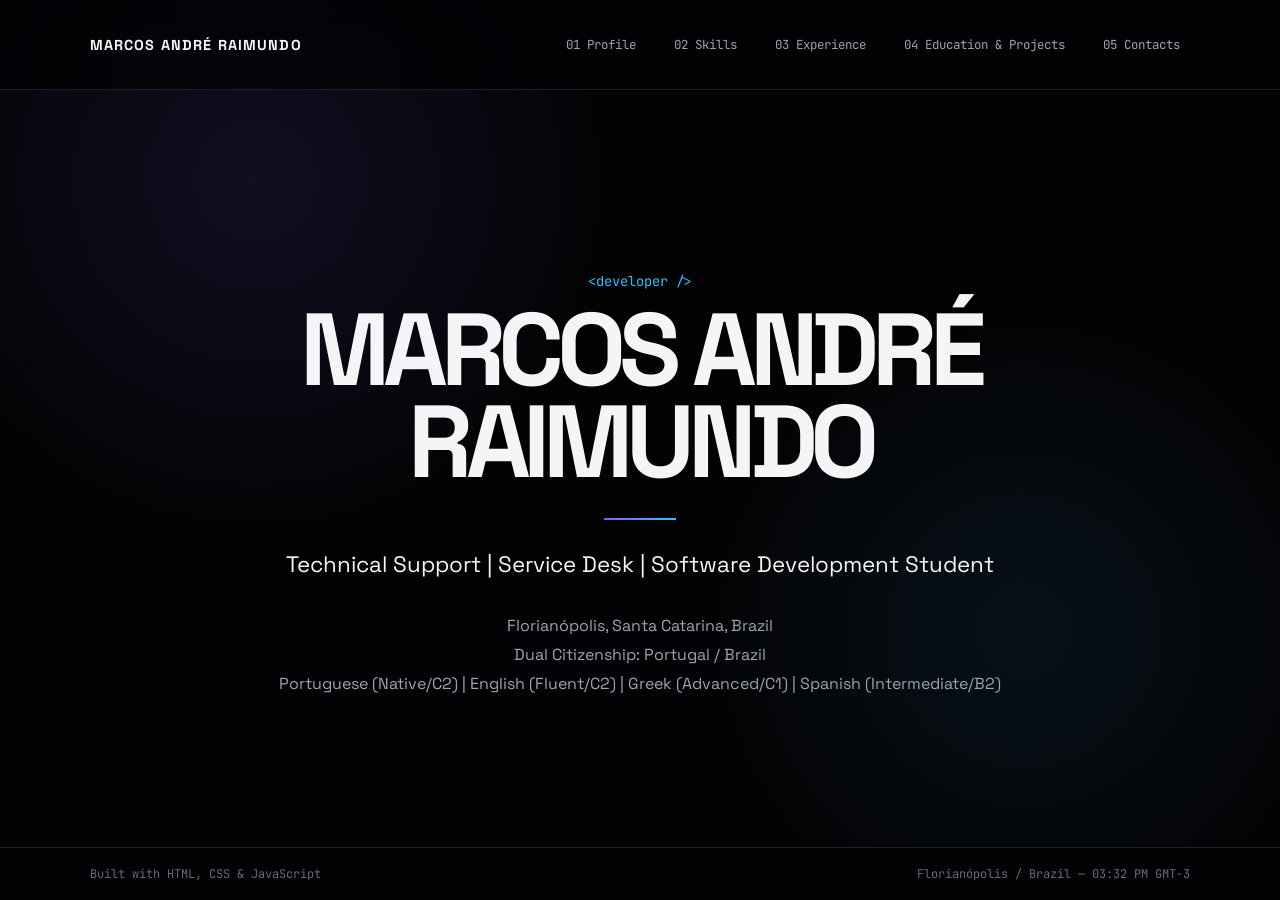
<file: index.html>
<!DOCTYPE html>
<html lang="en">
<head>
  <meta charset="UTF-8">
  <meta name="viewport" content="width=device-width, initial-scale=1.0">
  <title>Marcos Raimundo | Home</title>
  <link rel="preconnect" href="https://fonts.googleapis.com">
  <link rel="preconnect" href="https://fonts.gstatic.com" crossorigin>
  <link href="https://fonts.googleapis.com/css2?family=JetBrains+Mono:wght@400;600;700&family=Space+Grotesk:wght@400;500;600;700&display=swap" rel="stylesheet">
  <link rel="stylesheet" href="style.css">
</head>
<body>
  <header class="topbar">
    <a class="logo" href="index.html">MARCOS ANDRÉ RAIMUNDO</a>
    
<nav class="nav">
  <a href="profile.html">01 Profile</a>
  <a href="skills.html">02 Skills</a>
  <a href="experience.html">03 Experience</a>
  <a href="education-projects.html">04 Education & Projects</a>
  <a href="contact.html">05 Contacts</a>
</nav>

  </header>

  
<main class="home">
  <p class="eyebrow">&lt;developer /&gt;</p>

  <h1>Marcos André Raimundo</h1>

  <div class="accent-line"></div>

  <p class="role">Technical Support | Service Desk | Software Development Student</p>

  <div class="home-info">
    <p>Florianópolis, Santa Catarina, Brazil</p>
    <p>Dual Citizenship: Portugal / Brazil</p>
    <p>Portuguese (Native/C2) | English (Fluent/C2) | Greek (Advanced/C1) | Spanish (Intermediate/B2)</p>
  </div>

</main>


  <footer class="footer">
    <span>Built with HTML, CSS & JavaScript</span>
    <span id="local-time">Florianópolis / Brazil</span>
  </footer>

  <script src="script.js"></script>
</body>
</html>
</file>
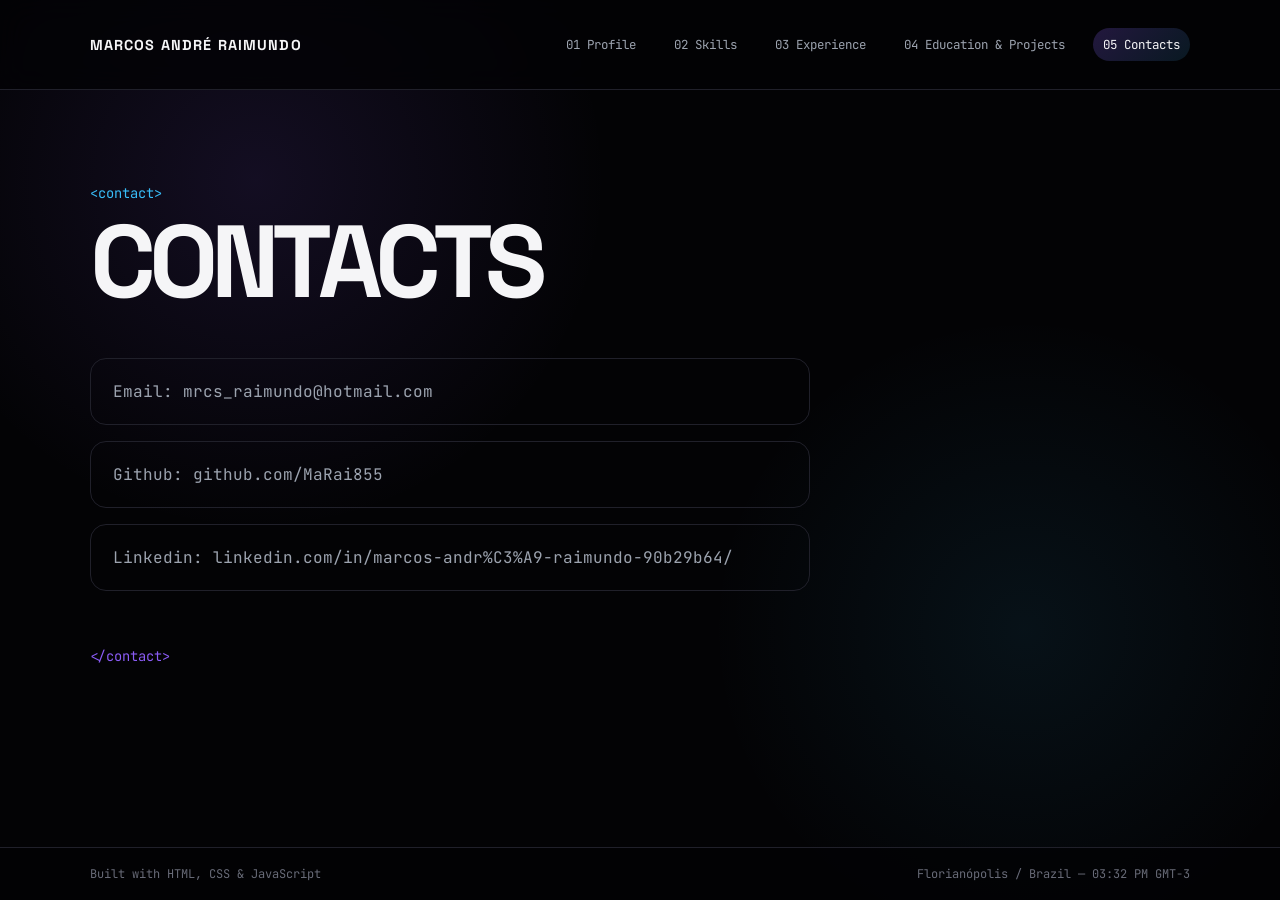
<file: contact.html>
<!DOCTYPE html>
<html lang="en">
<head>
  <meta charset="UTF-8">
  <meta name="viewport" content="width=device-width, initial-scale=1.0">
  <title>Marcos Raimundo | Contact</title>
  <link rel="preconnect" href="https://fonts.googleapis.com">
  <link rel="preconnect" href="https://fonts.gstatic.com" crossorigin>
  <link href="https://fonts.googleapis.com/css2?family=JetBrains+Mono:wght@400;600;700&family=Space+Grotesk:wght@400;500;600;700&display=swap" rel="stylesheet">
  <link rel="stylesheet" href="style.css">
</head>
<body>
  <header class="topbar">
    <a class="logo" href="index.html">MARCOS ANDRÉ RAIMUNDO</a>
    
<nav class="nav">
  <a href="profile.html">01 Profile</a>
  <a href="skills.html">02 Skills</a>
  <a href="experience.html">03 Experience</a>
  <a href="education-projects.html">04 Education & Projects</a>
  <a href="contact.html">05 Contacts</a>
</nav>

  </header>

  
<main class="page contact-page">
  <p class="section-tag">&lt;contact&gt;</p>
  <h1>Contacts</h1>

  <div class="contact-list">
    <a href="mailto:mrcs_raimundo@hotmail.com">Email: mrcs_raimundo@hotmail.com</a>
    <a href="https://github.com/MaRai85" target="_blank">Github: github.com/MaRai855</a>
    <a href="https://www.linkedin.com/in/marcos-andr%C3%A9-raimundo-90b29b64/" target="_blank">Linkedin: linkedin.com/in/marcos-andr%C3%A9-raimundo-90b29b64/</a>
  </div>

  <p class="section-tag closing">&lt;/contact&gt;</p>
</main>


  <footer class="footer">
    <span>Built with HTML, CSS & JavaScript</span>
    <span id="local-time">Florianópolis / Brazil</span>
  </footer>

  <script src="script.js"></script>
</body>
</html>
</file>
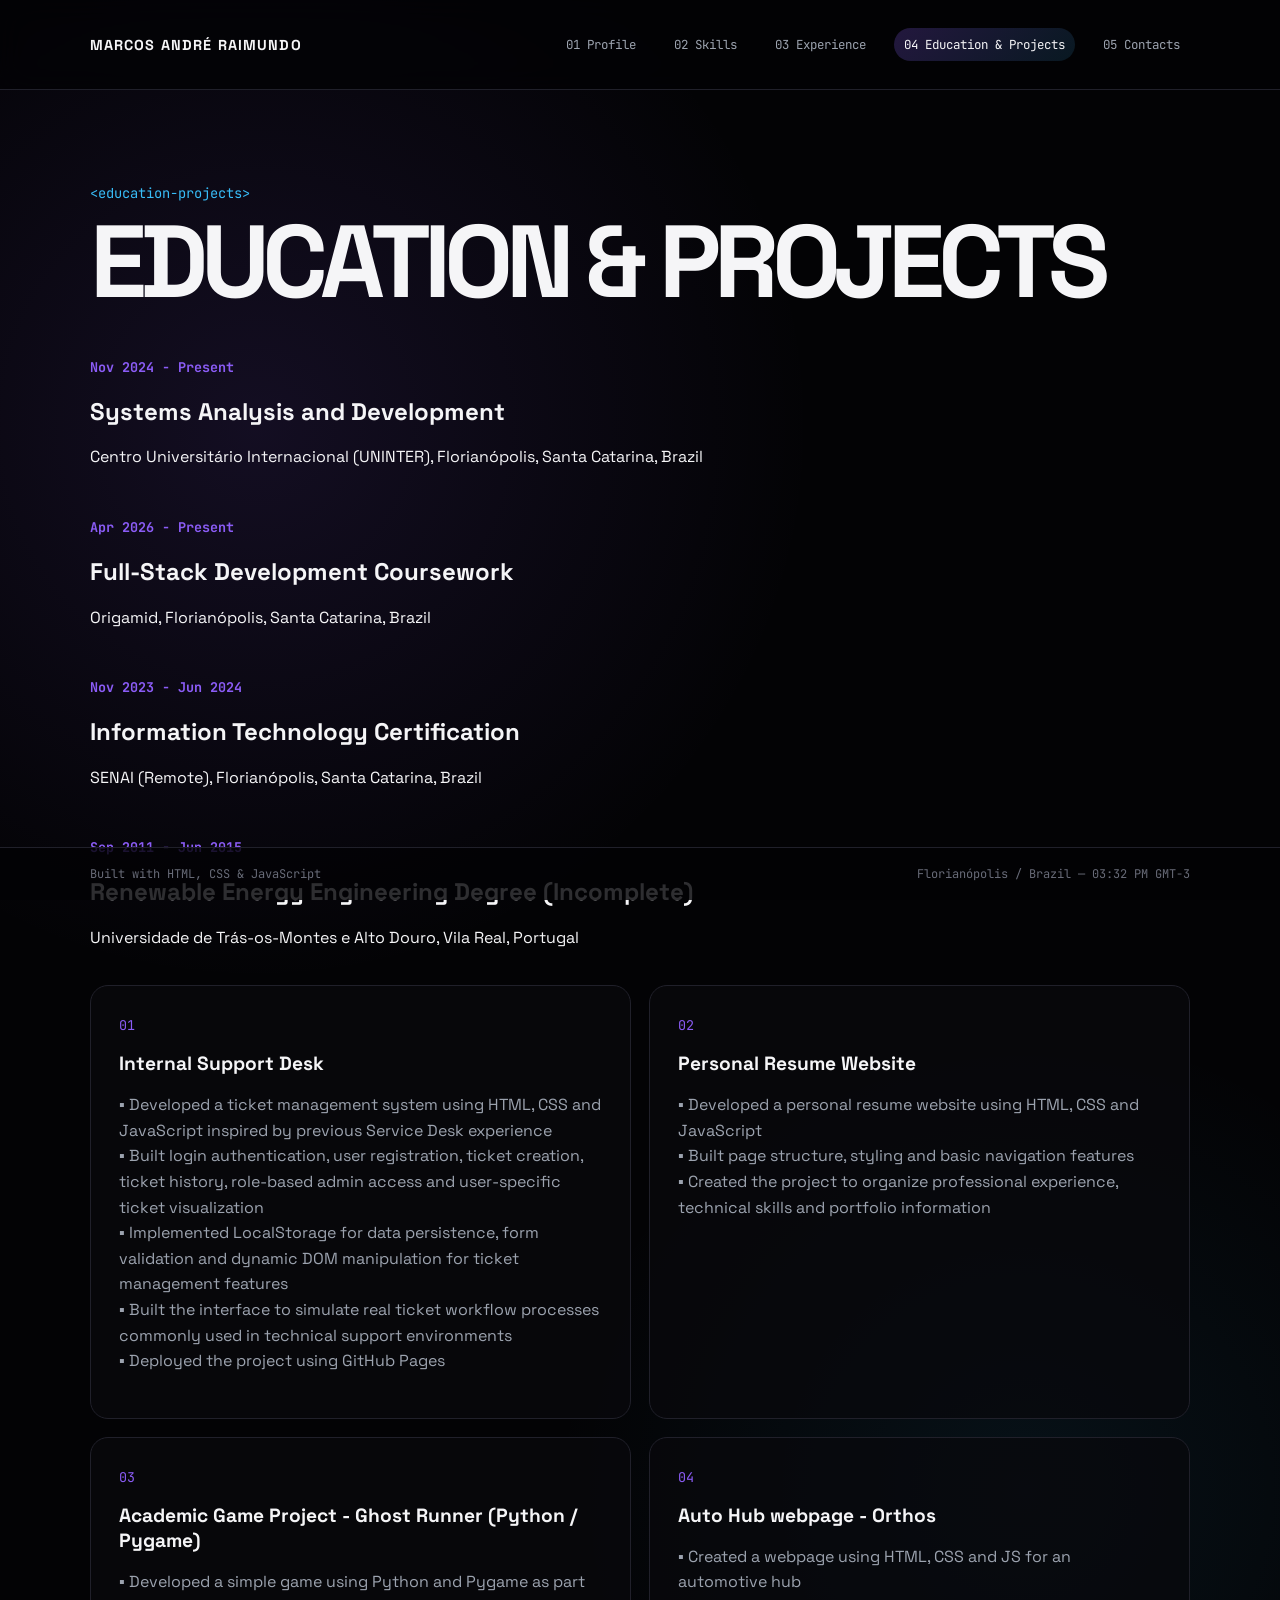
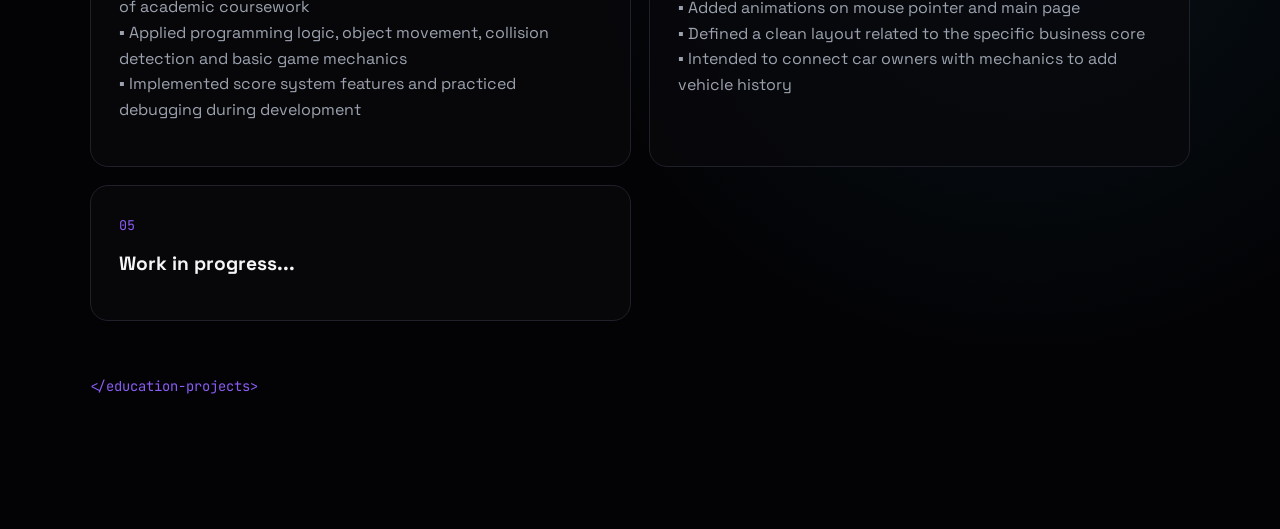
<file: education-projects.html>
<!DOCTYPE html>
<html lang="en">
<head>
  <meta charset="UTF-8">
  <meta name="viewport" content="width=device-width, initial-scale=1.0">
  <title>Marcos Raimundo | Education & Projects</title>
  <link rel="preconnect" href="https://fonts.googleapis.com">
  <link rel="preconnect" href="https://fonts.gstatic.com" crossorigin>
  <link href="https://fonts.googleapis.com/css2?family=JetBrains+Mono:wght@400;600;700&family=Space+Grotesk:wght@400;500;600;700&display=swap" rel="stylesheet">
  <link rel="stylesheet" href="style.css">
</head>
<body>
  <header class="topbar">
    <a class="logo" href="index.html">MARCOS ANDRÉ RAIMUNDO</a>
    
<nav class="nav">
  <a href="profile.html">01 Profile</a>
  <a href="skills.html">02 Skills</a>
  <a href="experience.html">03 Experience</a>
  <a href="education-projects.html">04 Education & Projects</a>
  <a href="contact.html">05 Contacts</a>
</nav>
  </header>

<main class="page">
  <p class="section-tag">&lt;education-projects&gt;</p>
  <h1>Education & Projects</h1>
<!--EDUCAÇÃO-->
  <article>
    <h3 class="date">Nov 2024 - Present</h3>
    <h2>Systems Analysis and Development</h2>
    <p>Centro Universitário Internacional (UNINTER), Florianópolis, Santa Catarina, Brazil</p>
  </article> <br>

  <article>
    <h3 class="date">Apr 2026 - Present</h3>
    <h2>Full-Stack Development Coursework</h2>
    <p>Origamid, Florianópolis, Santa Catarina, Brazil</p>
  </article> <br>

  <article>
    <h3 class="date">Nov 2023 - Jun 2024</h3>
    <h2>Information Technology Certification</h2>
    <p>SENAI (Remote), Florianópolis, Santa Catarina, Brazil</p>
  </article> <br>

  <article>
    <h3 class="date">Sep 2011 - Jun 2015</h3>
    <h2>Renewable Energy Engineering Degree (Incomplete)</h2>
    <p>Universidade de Trás-os-Montes e Alto Douro, Vila Real, Portugal</p>
  </article> <br>

    <!--PROJETOS-->
  <div class="grid projects">
    <article class="card clickable-card"
    onclick="window.open('https://marai85.github.io/internal-support-desk/index.html', '_blank')">
      <span>01</span>
      <h2>Internal Support Desk</h2>
      <p>
        ▪ Developed a ticket management system using HTML, CSS and JavaScript inspired by previous Service Desk experience <br>
        ▪ Built login authentication, user registration, ticket creation, ticket history, role-based admin access and user-specific ticket visualization <br>
        ▪ Implemented LocalStorage for data persistence, form validation and dynamic DOM manipulation for ticket management features <br>
        ▪ Built the interface to simulate real ticket workflow processes commonly used in technical support environments <br>
        ▪ Deployed the project using GitHub Pages<br>
      </p>
    </article>

    <article class="card clickable-card"
             onclick="window.open('https://marai85.github.io/CurriculoMarcosRaimundo/', '_blank')">
      <span>02</span>
      <h2>Personal Resume Website</h2>
      <p>
        ▪ Developed a personal resume website using HTML, CSS and JavaScript<br>
        ▪ Built page structure, styling and basic navigation features<br>
        ▪ Created the project to organize professional experience, technical skills and portfolio information<br>
      </p>
    </article>

    <article class="card clickable-card"
             onclick="window.open('https://github.com/MaRai85/ghost-runner-horror-game', '_blank')">
      <span>03</span>
      <h2>Academic Game Project  - Ghost Runner (Python / Pygame)</h2>
      <p>
        ▪ Developed a simple game using Python and Pygame as part of academic coursework<br>
        ▪ Applied programming logic, object movement, collision detection and basic game mechanics<br>
        ▪ Implemented score system features and practiced debugging during development<br>
      </p>
    </article>

    <article class="card clickable-card"
             onclick="window.open('https://github.com/MaRai85/Auto-Hub.git', '_blank')">
      <span>04</span>
      <h2>Auto Hub webpage - Orthos</h2>
      <p>
        ▪ Created a webpage using HTML, CSS and JS for an automotive hub <br>
        ▪ Added animations on mouse pointer and main page <br>
        ▪ Defined a clean layout related to the specific business core <br>
        ▪ Intended to connect car owners with mechanics to add vehicle history <br>
      </p>
    </article>

    <article class="card clickable-card"
             onclick="window.open('', '_blank')">
      <span>05</span>
      <h2>Work in progress...</h2>
      <p>
      </p>
    </article>
  </div>

  <p class="section-tag closing">&lt;/education-projects&gt;</p>
</main>

  <footer class="footer">
    <span>Built with HTML, CSS & JavaScript</span>
    <span id="local-time">Florianópolis / Brazil</span>
  </footer>

  <script src="script.js"></script>
</body>
</html>
</file>
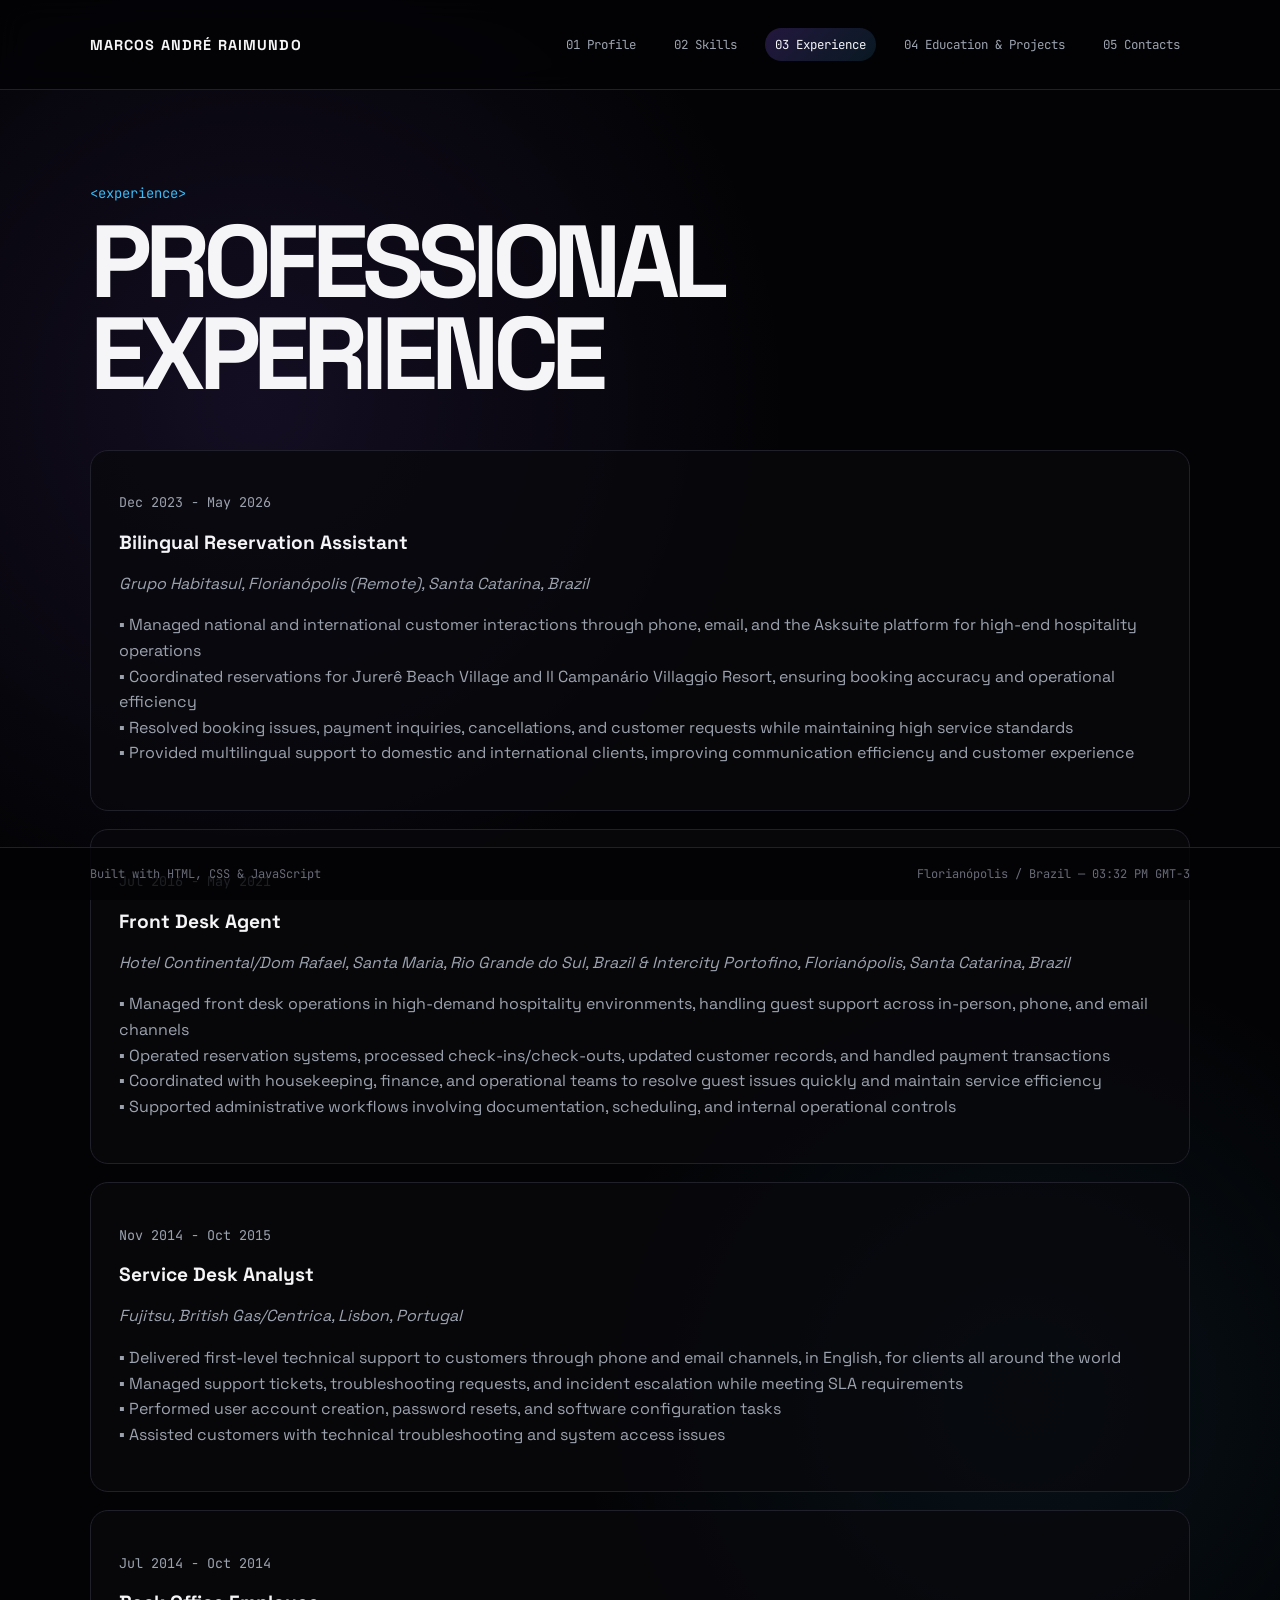
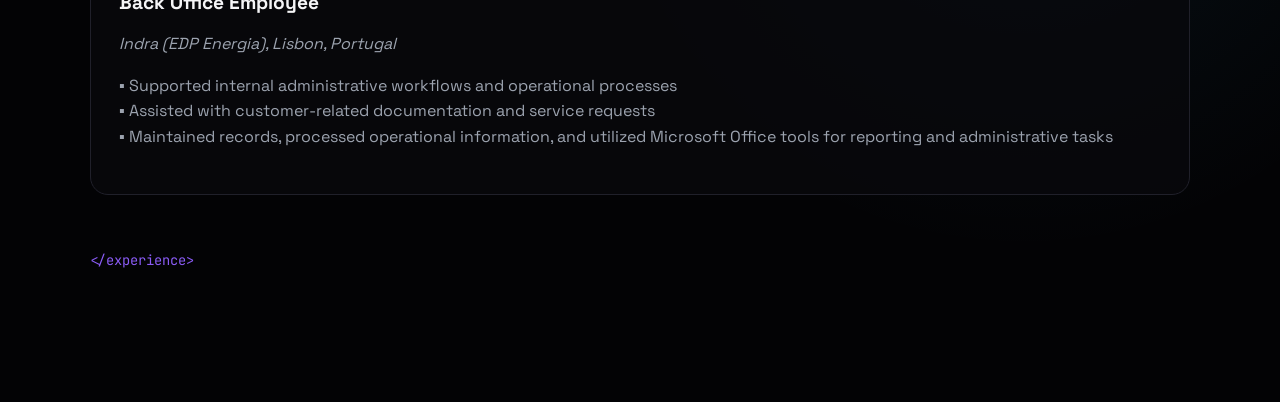
<file: experience.html>
<!DOCTYPE html>
<html lang="en">
<head>
  <meta charset="UTF-8">
  <meta name="viewport" content="width=device-width, initial-scale=1.0">
  <title>Marcos Raimundo | Experience</title>
  <link rel="preconnect" href="https://fonts.googleapis.com">
  <link rel="preconnect" href="https://fonts.gstatic.com" crossorigin>
  <link href="https://fonts.googleapis.com/css2?family=JetBrains+Mono:wght@400;600;700&family=Space+Grotesk:wght@400;500;600;700&display=swap" rel="stylesheet">
  <link rel="stylesheet" href="style.css">
</head>
<body>
  <header class="topbar">
    <a class="logo" href="index.html">MARCOS ANDRÉ RAIMUNDO</a>
    
<nav class="nav">
  <a href="profile.html">01 Profile</a>
  <a href="skills.html">02 Skills</a>
  <a href="experience.html">03 Experience</a>
  <a href="education-projects.html">04 Education & Projects</a>
  <a href="contact.html">05 Contacts</a>
</nav>

  </header>

  
<main class="page">
  <p class="section-tag">&lt;experience&gt;</p>
  <h1>Professional Experience</h1>

  <div class="timeline">
    <article>
      <p class="date">Dec 2023 - May 2026</p>
      <h2>Bilingual Reservation Assistant</h2>
      <p style="font-style: italic">Grupo Habitasul, Florianópolis (Remote), Santa Catarina, Brazil</p>
      <p>
        ▪ Managed national and international customer interactions through phone, email, and the Asksuite platform for high-end hospitality operations<br>
        ▪ Coordinated reservations for Jurerê Beach Village and Il Campanário Villaggio Resort, ensuring booking accuracy and operational efficiency<br>
        ▪ Resolved booking issues, payment inquiries, cancellations, and customer requests while maintaining high service standards<br>
        ▪ Provided multilingual support to domestic and international clients, improving communication efficiency and customer experience<br>
      </p>
    </article>

    <article>
      <p class="date">Jul 2016 - May 2021</p>
      <h2>Front Desk Agent</h2>
      <p style="font-style: italic">Hotel Continental/Dom Rafael, Santa Maria, Rio Grande do Sul, Brazil & Intercity Portofino, Florianópolis, Santa Catarina, Brazil</p>
      <p>
        ▪ Managed front desk operations in high-demand hospitality environments, handling guest support across in-person, phone, and email channels<br>
        ▪ Operated reservation systems, processed check-ins/check-outs, updated customer records, and handled payment transactions<br>
        ▪ Coordinated with housekeeping, finance, and operational teams to resolve guest issues quickly and maintain service efficiency<br>
        ▪ Supported administrative workflows involving documentation, scheduling, and internal operational controls<br>
      </p>
    </article>

    <article>
      <p class="date">Nov 2014 - Oct 2015</p>
      <h2>Service Desk Analyst</h2>
      <p style="font-style: italic">Fujitsu, British Gas/Centrica, Lisbon, Portugal</p>
      <p>
        ▪ Delivered first-level technical support to customers through phone and email channels, in English, for clients all around the world<br>
        ▪ Managed support tickets, troubleshooting requests, and incident escalation while meeting SLA requirements<br>
        ▪ Performed user account creation, password resets, and software configuration tasks<br>
        ▪ Assisted customers with technical troubleshooting and system access issues<br>
      </p>
    </article>

    <article>
      <p class="date">Jul 2014 - Oct 2014</p>
      <h2>Back Office Employee</h2>
      <p style="font-style: italic">Indra (EDP Energia), Lisbon, Portugal</p>
      <p>
        ▪ Supported internal administrative workflows and operational processes<br>
        ▪ Assisted with customer-related documentation and service requests<br>
        ▪ Maintained records, processed operational information, and utilized Microsoft Office tools for reporting and administrative tasks<br>
      </p>
    </article>

  </div>

  <p class="section-tag closing">&lt;/experience&gt;</p>
</main>


  <footer class="footer">
    <span>Built with HTML, CSS & JavaScript</span>
    <span id="local-time">Florianópolis / Brazil</span>
  </footer>

  <script src="script.js"></script>
</body>
</html>
</file>
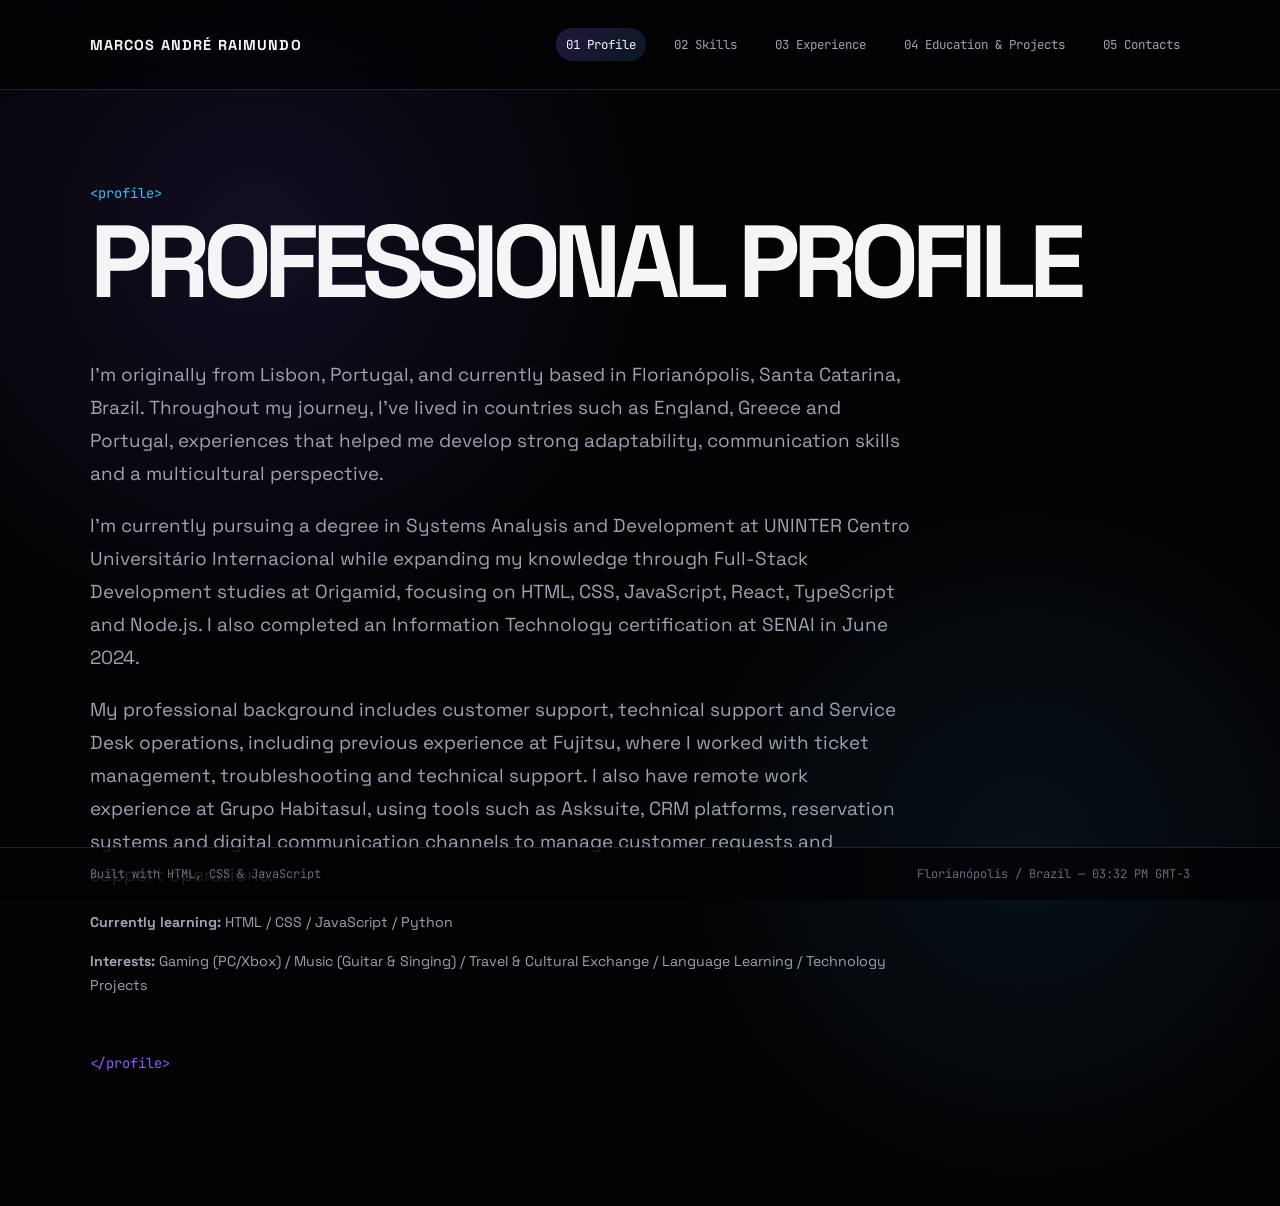
<file: profile.html>
<!DOCTYPE html>
<html lang="en">
<head>
  <meta charset="UTF-8">
  <meta name="viewport" content="width=device-width, initial-scale=1.0">
  <title>Marcos Raimundo | Profile</title>
  <link rel="preconnect" href="https://fonts.googleapis.com">
  <link rel="preconnect" href="https://fonts.gstatic.com" crossorigin>
  <link href="https://fonts.googleapis.com/css2?family=JetBrains+Mono:wght@400;600;700&family=Space+Grotesk:wght@400;500;600;700&display=swap" rel="stylesheet">
  <link rel="stylesheet" href="style.css">
</head>
<body>
  <header class="topbar">
    <a class="logo" href="index.html">MARCOS ANDRÉ RAIMUNDO</a>
    
<nav class="nav">
  <a href="profile.html">01 Profile</a>
  <a href="skills.html">02 Skills</a>
  <a href="experience.html">03 Experience</a>
  <a href="education-projects.html">04 Education & Projects</a>
  <a href="contact.html">05 Contacts</a>
</nav>

  </header>

  
<main class="page">
  <p class="section-tag">&lt;profile&gt;</p>
  <h1>Professional Profile</h1>

  <div class="content-block">
    <p>
      I’m originally from Lisbon, Portugal, and currently based in Florianópolis, Santa Catarina, Brazil. Throughout my journey, I’ve lived in countries such as England, Greece and Portugal, experiences that helped me develop strong adaptability, communication skills and a multicultural perspective.
</p>
      I’m currently pursuing a degree in Systems Analysis and Development at UNINTER Centro Universitário Internacional while expanding my knowledge through Full-Stack Development studies at Origamid, focusing on HTML, CSS, JavaScript, React, TypeScript and Node.js. I also completed an Information Technology certification at SENAI in June 2024.
<p>
      My professional background includes customer support, technical support and Service Desk operations, including previous experience at Fujitsu, where I worked with ticket management, troubleshooting and technical support. I also have remote work experience at Grupo Habitasul, using tools such as Asksuite, CRM platforms, reservation systems and digital communication channels to manage customer requests and support operations.
</p>
      <p id="paraFinal1">
    <span class="paraFinal1">Currently learning:</span> HTML / CSS / JavaScript / Python
      </p>
      <p id="paraFinal2">
    <span class="paraFinal2">Interests:</span> Gaming (PC/Xbox) / Music (Guitar & Singing) / Travel & Cultural Exchange / Language Learning / Technology Projects
      </p>
  </div>

  <p class="section-tag closing">&lt;/profile&gt;</p>
</main>


  <footer class="footer">
    <span>Built with HTML, CSS & JavaScript</span>
    <span id="local-time">Florianópolis / Brazil</span>
  </footer>

  <script src="script.js"></script>
</body>
</html>
</file>
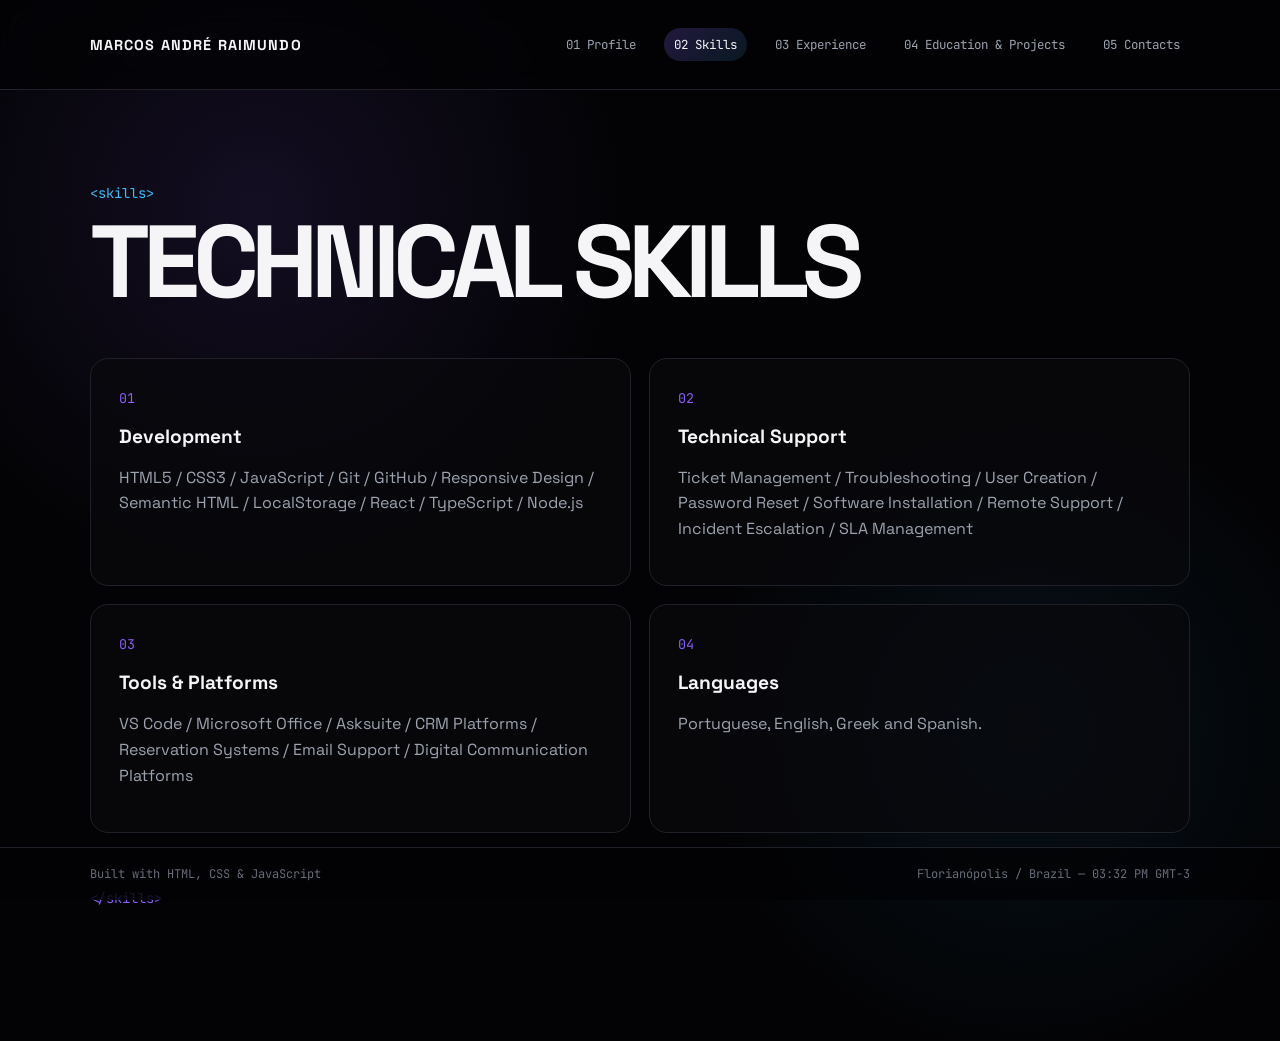
<file: skills.html>
<!DOCTYPE html>
<html lang="en">
<head>
  <meta charset="UTF-8">
  <meta name="viewport" content="width=device-width, initial-scale=1.0">
  <title>Marcos Raimundo | Skills</title>
  <link rel="preconnect" href="https://fonts.googleapis.com">
  <link rel="preconnect" href="https://fonts.gstatic.com" crossorigin>
  <link href="https://fonts.googleapis.com/css2?family=JetBrains+Mono:wght@400;600;700&family=Space+Grotesk:wght@400;500;600;700&display=swap" rel="stylesheet">
  <link rel="stylesheet" href="style.css">
</head>
<body>
  <header class="topbar">
    <a class="logo" href="index.html">MARCOS ANDRÉ RAIMUNDO</a>
    
<nav class="nav">
  <a href="profile.html">01 Profile</a>
  <a href="skills.html">02 Skills</a>
  <a href="experience.html">03 Experience</a>
  <a href="education-projects.html">04 Education & Projects</a>
  <a href="contact.html">05 Contacts</a>
</nav>

  </header>

  
<main class="page">
  <p class="section-tag">&lt;skills&gt;</p>
  <h1>Technical Skills</h1>

  <div class="grid">
    <article class="card">
      <span>01</span>
      <h2>Development</h2>
      <p>HTML5 / CSS3 / JavaScript / Git / GitHub / Responsive Design / Semantic HTML / LocalStorage / React / TypeScript / Node.js</p>
    </article>

    <article class="card">
      <span>02</span>
      <h2>Technical Support</h2>
      <p>Ticket Management / Troubleshooting / User Creation / Password Reset / Software Installation / Remote Support / Incident Escalation / SLA Management</p>
    </article>

    <article class="card">
      <span>03</span>
      <h2>Tools & Platforms</h2>
      <p>VS Code / Microsoft Office / Asksuite / CRM Platforms / Reservation Systems / Email Support / Digital Communication Platforms</p>
    </article>

    <article class="card">
      <span>04</span>
      <h2>Languages</h2>
      <p>Portuguese, English, Greek and Spanish.</p>
    </article>
  </div>

  <p class="section-tag closing">&lt;/skills&gt;</p>
</main>


  <footer class="footer">
    <span>Built with HTML, CSS & JavaScript</span>
    <span id="local-time">Florianópolis / Brazil</span>
  </footer>

  <script src="script.js"></script>
</body>
</html>
</file>
<file: style.css>
* {
  box-sizing: border-box;
}

:root {
  --bg: #030305;
  --bg-soft: #08080d;
  --text: #f5f5f7;
  --muted: #9ca3af;
  --soft: #686b78;
  --line: #20202a;
  --purple: #8b5cf6;
  --purple-dark: #4c1d95;
  --blue: #38bdf8;
}

body {
  margin: 0;
  min-height: 100vh;
  background:
    radial-gradient(circle at 20% 20%, rgba(139, 92, 246, 0.12), transparent 28%),
    radial-gradient(circle at 80% 70%, rgba(56, 189, 248, 0.08), transparent 26%),
    var(--bg);
  color: var(--text);
  font-family: "Space Grotesk", Arial, sans-serif;
}

a {
  color: inherit;
  text-decoration: none;
}

.topbar {
  position: fixed;
  inset: 0 0 auto 0;
  z-index: 10;
  padding: 28px 7vw;
  display: flex;
  align-items: center;
  justify-content: space-between;
  background: rgba(3, 3, 5, 0.82);
  backdrop-filter: blur(14px);
  border-bottom: 1px solid var(--line);
}

.logo {
  font-weight: 700;
  letter-spacing: 0.08em;
  font-size: 0.9rem;
}

.nav {
  display: flex;
  gap: 18px;
  font-family: "JetBrains Mono", monospace;
  font-size: 0.78rem;
  color: var(--muted);
}

.nav a {
  padding: 8px 10px;
  border-radius: 999px;
  transition: color 0.2s ease, background 0.2s ease;
}

.nav a:hover,
.nav a.active {
  color: var(--text);
  background: linear-gradient(135deg, rgba(139, 92, 246, 0.24), rgba(56, 189, 248, 0.12));
}

.home {
  min-height: 100vh;
  padding: 180px 8vw 120px;
  display: flex;
  flex-direction: column;
  align-items: center;
  justify-content: center;
  text-align: center;
}

.eyebrow,
.section-tag {
  font-family: "JetBrains Mono", monospace;
  color: var(--blue);
  font-size: 0.86rem;
}

h1 {
  margin: 0;
  font-size: clamp(2.8rem, 8vw, 7.8rem);
  line-height: 0.9;
  letter-spacing: -0.07em;
  text-transform: uppercase;
}

.home h1 {
  max-width: 980px;
}

.accent-line {
  width: 72px;
  height: 2px;
  margin: 30px 0;
  background: linear-gradient(90deg, var(--purple), var(--blue));
}

.role {
  margin: 0;
  font-size: clamp(1rem, 2vw, 1.4rem);
  color: var(--text);
}

.home-info {
  margin-top: 28px;
  color: var(--muted);
  font-size: 1rem;
}

.home-info p {
  margin: 8px 0;
}

.learning {
  margin-top: 34px;
  font-family: "JetBrains Mono", monospace;
  color: var(--purple);
  font-size: 0.88rem;
}

.page {
  width: min(1100px, 86vw);
  min-height: 100vh;
  margin: 0 auto;
  padding: 170px 0 120px;
}

.page h1 {
  margin: 12px 0 50px;
}

.content-block {
  max-width: 820px;
  color: var(--muted);
  font-size: 1.18rem;
  line-height: 1.75;
}

.content-block h2 {
  color: var(--text);
  margin-top: 34px;
}

.grid {
  display: grid;
  grid-template-columns: repeat(2, minmax(0, 1fr));
  gap: 18px;
}

.card,
.timeline article {
  background: rgba(8, 8, 13, 0.76);
  border: 1px solid var(--line);
  border-radius: 18px;
  padding: 28px;
  transition: transform 0.2s ease, border-color 0.2s ease;
}

.card:hover,
.timeline article:hover {
  transform: translateY(-4px);
  border-color: rgba(139, 92, 246, 0.7);
}

.card span,
.date {
  font-family: "JetBrains Mono", monospace;
  color: var(--purple);
  font-size: 0.84rem;
}

.card h2,
.timeline h2 {
  margin: 16px 0 10px;
  font-size: 1.2rem;
}

.card p,
.timeline p {
  color: var(--muted);
  line-height: 1.6;
}

.timeline {
  display: grid;
  gap: 18px;
}

.contact-list {
  display: grid;
  gap: 16px;
  max-width: 720px;
  font-family: "JetBrains Mono", monospace;
}

.contact-list a {
  border: 1px solid var(--line);
  border-radius: 16px;
  padding: 22px;
  color: var(--muted);
  transition: color 0.2s ease, border-color 0.2s ease;
}

.contact-list a:hover {
  color: var(--text);
  border-color: var(--blue);
}

.closing {
  margin-top: 56px;
  color: var(--purple);
}

.footer {
  position: fixed;
  left: 0;
  right: 0;
  bottom: 0;
  padding: 18px 7vw;
  display: flex;
  justify-content: space-between;
  gap: 20px;
  background: rgba(3, 3, 5, 0.82);
  border-top: 1px solid var(--line);
  color: var(--soft);
  font-family: "JetBrains Mono", monospace;
  font-size: 0.75rem;
}

@media (max-width: 900px) {
  .topbar {
    position: static;
    display: block;
  }
  .nav {
    margin-top: 20px;
    flex-wrap: wrap;
  }
  .home,
  .page {
    padding-top: 80px;
  }
  .grid {
    grid-template-columns: 1fr;
  }
  .footer {
    position: static;
    flex-direction: column;
  }
}
.paraFinal1 , .paraFinal2 {
  font-weight: bold;
}
#paraFinal1, #paraFinal2, #paraFinal3 {
  font-size:75%;
}
</file>
